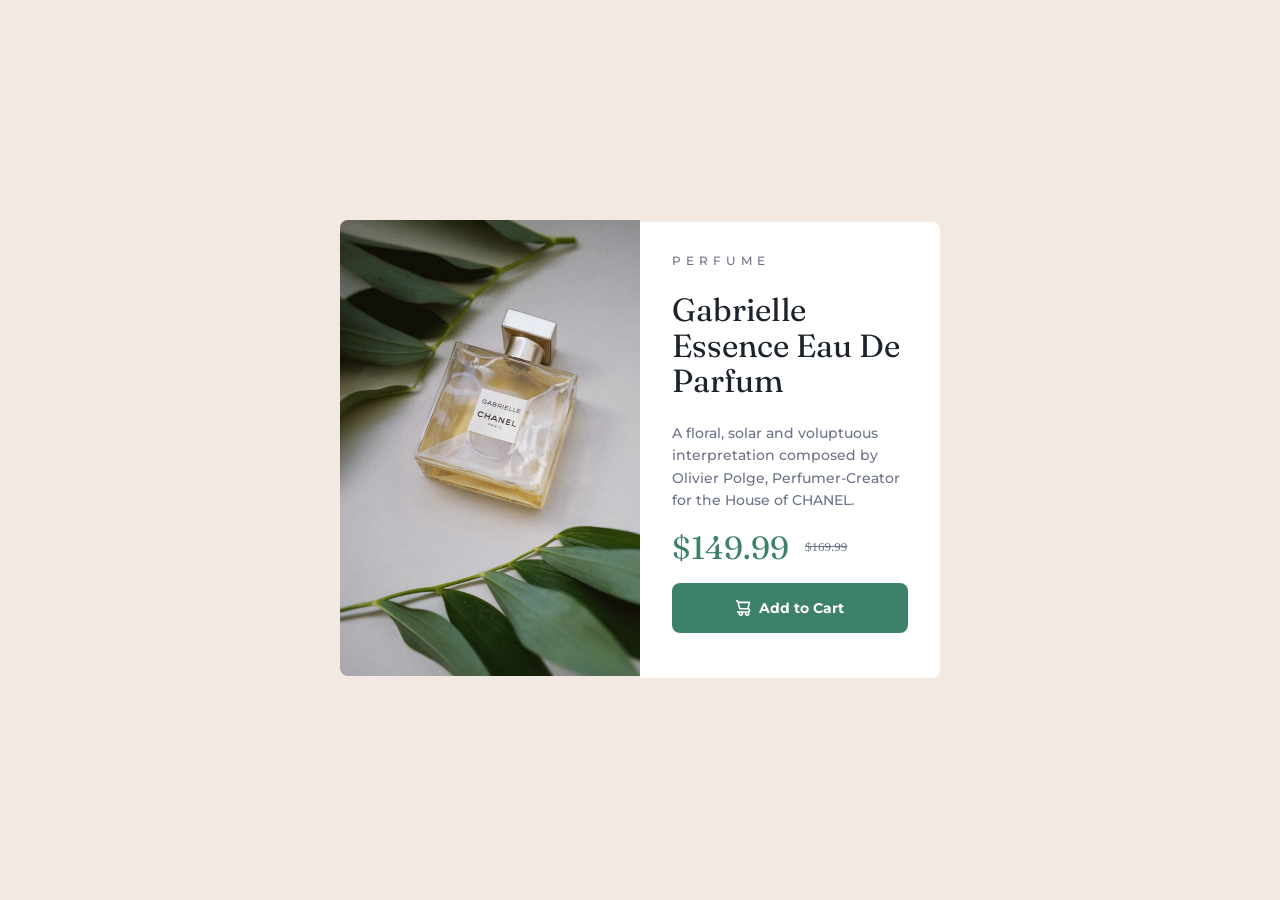
<file: index.html>
<!DOCTYPE html>
<html lang="en">
<head>
  <meta charset="UTF-8">
  <meta name="viewport" content="width=device-width, initial-scale=1.0">

  <link rel="icon" type="image/png" sizes="32x32" href="/images/favicon-32x32.png">
  <link rel="stylesheet" href="style.css">
  
  <title>Frontend Mentor | Product preview card component</title>
</head>
<body>
  <main>
    <div class="container">

      <picture>
        <source
        srcset="/images/image-product-mobile.jpg"
        media="(max-width: 768px)"
        >
        <img src="/images/image-product-desktop.jpg"  alt="perfume" class="image">
      </picture>

      <div class="info">
        <div class="desc-container">
          <div class="category">PERFUME</div>
          <div class="title">Gabrielle Essence Eau De Parfum</div>
          <div class="desc">A floral, solar and voluptuous interpretation composed by Olivier Polge, Perfumer-Creator for the House of CHANEL.</div>
        </div>
        <div class="price-container">
          <div class="acc-price">$149.99</div>
          <div class="markdown">$169.99</div>
        </div>
        <button class="purchase"><img src="/images/icon-cart.svg" alt="cart"> <div class="button-text">Add to Cart</div></button>
    </div>
  </main>
</body>
</html>
</file>
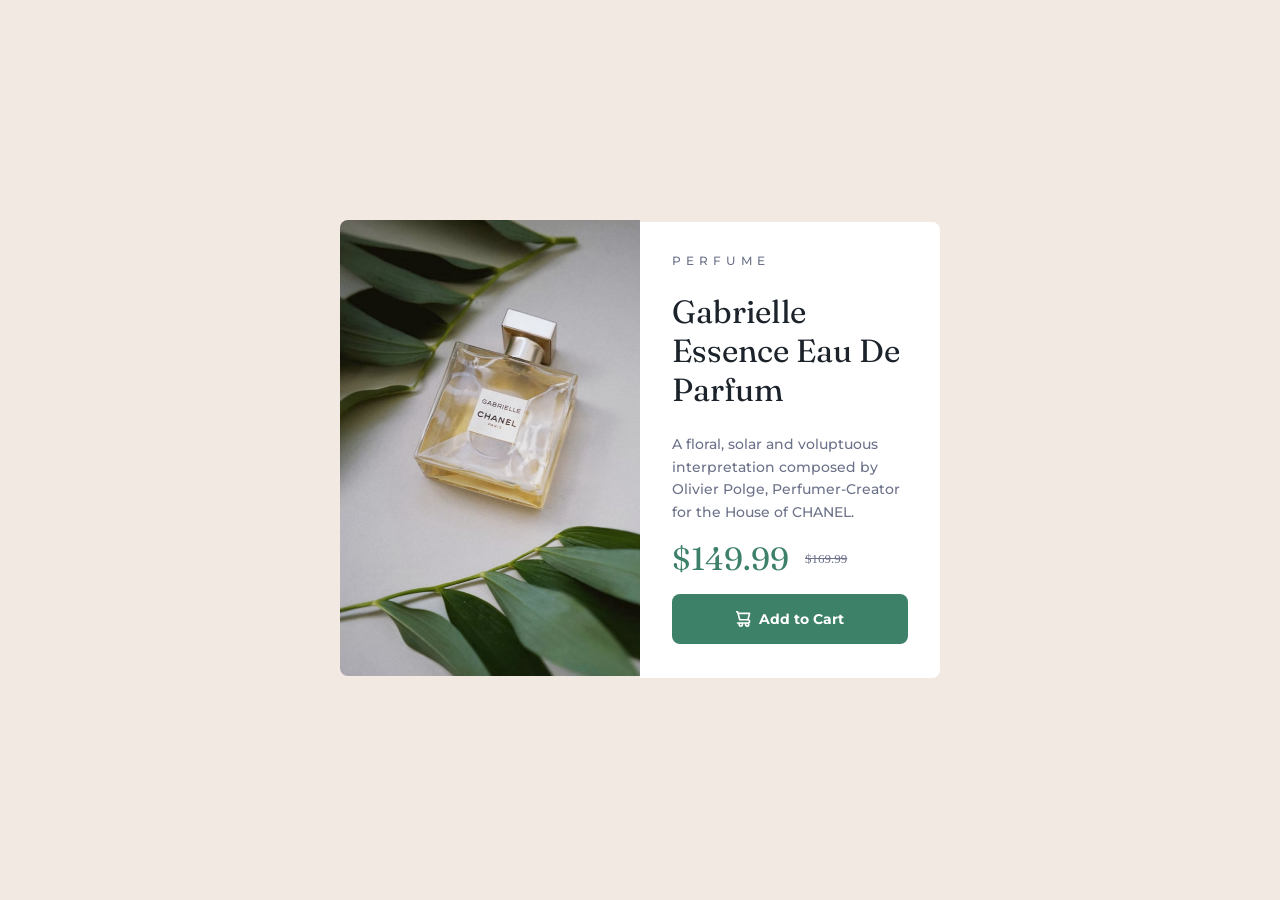
<file: components/index.html>
<!DOCTYPE html>
<html lang="en">
<head>
  <meta charset="UTF-8">
  <meta name="viewport" content="width=device-width, initial-scale=1.0">

  <link rel="icon" type="image/png" sizes="32x32" href="../images/favicon-32x32.png">
  <link rel="stylesheet" href="style.css">
  
  <title>Frontend Mentor | Product preview card component</title>
</head>
<body>
  <main>
    <div class="container">

      <picture>
        <source
        srcset="../images/image-product-mobile.jpg"
        media="(max-width: 768px)"
        >
        <img src="../images/image-product-desktop.jpg"  alt="perfume" class="image">
      </picture>

      <div class="info">
        <div class="desc-container">
          <div class="category">PERFUME</div>
          <div class="title">Gabrielle Essence Eau De Parfum</div>
          <div class="desc">A floral, solar and voluptuous interpretation composed by Olivier Polge, Perfumer-Creator for the House of CHANEL.</div>
        </div>
        <div class="price-container">
          <div class="acc-price">$149.99</div>
          <div class="markdown">$169.99</div>
        </div>
        <button class="purchase"><img src="../images/icon-cart.svg" alt="cart"> <div class="button-text">Add to Cart</div></button>
    </div>
  </main>
</body>
</html>
</file>
<file: style.css>
@import url('https://fonts.googleapis.com/css2?family=Montserrat:wght@700&display=swap');
@import url('https://fonts.googleapis.com/css2?family=Montserrat:wght@500&display=swap');
@import url('https://fonts.googleapis.com/css2?family=Fraunces:opsz,wght@9..144,700&display=swap');

:root{
    --black : #1C232B;
    --grey : #6C7289;
    --cream : #F2EAE2;
    --white : #FFFFFF;
    --light-green : #3D8168;
    --dark-green : #1A4032;
}

* {
    margin: 0;
}

body{
    overflow-x: hidden;
    height: 100vh;
    background-color: var(--cream);
}



.container {
    display: flex;
    align-items: center;
    justify-content: center;
    height: 100vh;
    
}

.image{
    width: 18.75rem;
    height: 28.5rem;
    border-top-left-radius: 8px;
    border-bottom-left-radius: 8px;
}

.info {
    margin: 0;
    background-color: var(--white);
    width: 236px;
    height: 392px;
    border-top-right-radius: 8px;
    border-bottom-right-radius: 8px;
    display: flex;
    flex-direction: column;
    padding: 32px;
    gap: 16px;
}

.desc-container {
    display: flex;
    flex-direction: column;
    gap: 24px;
}

.category {
    font-size: .75em;
    line-height: 120%;
    letter-spacing: 5px;
    font-family: "Montserrat", sans-serif;
    font-weight: 500;
    color: var(--grey);
}

.title {
    font-family: "Fraunces", serif;
    font-size: 2em;
    line-height: 110%;
    color: var(--black);
}

.desc {
    font-family: "Montserrat", sans-serif;
    font-weight: 500;
    font-size: 14px;
    color: var(--grey);
    line-height: 160%;
}

.price-container {
    display: flex;
    gap: 16px;
    align-items: center;
}

.acc-price {
    font-family: "Fraunces", serif;
    font-size: 2em;
    color: var(--light-green);
}

.markdown {
    text-decoration: line-through;
    font-size: 13px;
    line-height: 120%;
    color: var(--grey);
}

.purchase {
    padding: 16px 32px;
    border: none;
    display: flex;
    justify-content: center;
    align-items: center;
    background-color: var(--light-green);
    color: var(--white);
    font-family: "Montserrat", sans-serif;
    font-weight: 700;
    font-size: 14px;
    border-radius: 8px;
    cursor: pointer;
    gap: 8px;
    transition: 0.3s;
}

.purchase:hover{

    background-color: var(--dark-green);
}

@media (max-width: 768px){
    .container {
        flex-direction: column;
        padding: 0;
        margin: 0;
        gap: 0;
        border: none;
    }

    .image, picture {
        width: 350px;
        height: 300px;
        border-radius: 0;
        border-top-left-radius: 8px;
        border-top-right-radius: 8px;
    }

    .info {
        margin: 0;
        border-radius: 0;
        border-bottom-left-radius: 8px;
        border-bottom-right-radius: 8px;
        width: 286px;
        height: 344px;
        line-height: 1;
    }

}
</file>
<file: components/style.css>
@import url('https://fonts.googleapis.com/css2?family=Montserrat:wght@700&display=swap');
@import url('https://fonts.googleapis.com/css2?family=Montserrat:wght@500&display=swap');
@import url('https://fonts.googleapis.com/css2?family=Fraunces:opsz,wght@9..144,700&display=swap');

:root{
    --black : #1C232B;
    --grey : #6C7289;
    --cream : #F2EAE2;
    --white : #FFFFFF;
    --light-green : #3D8168;
    --dark-green : #1A4032;
}

* {
    margin: 0;
}

body{
    overflow-x: hidden;
    height: 100vh;
    background-color: var(--cream);
}



.container {
    display: flex;
    align-items: center;
    justify-content: center;
    height: 100vh;
    
}

.image{
    width: 18.75rem;
    height: 28.5rem;
    border-top-left-radius: 8px;
    border-bottom-left-radius: 8px;
}

.info {
    margin: 0;
    background-color: var(--white);
    width: 236px;
    height: 392px;
    border-top-right-radius: 8px;
    border-bottom-right-radius: 8px;
    display: flex;
    flex-direction: column;
    padding: 32px;
    gap: 16px;
}

.desc-container {
    display: flex;
    flex-direction: column;
    gap: 24px;
}

.category {
    font-size: .75em;
    line-height: 120%;
    letter-spacing: 5px;
    font-family: "Montserrat", sans-serif;
    font-weight: 500;
    color: var(--grey);
}

.title {
    font-family: "Fraunces", serif;
    font-size: 2em;
    color: var(--black);
}

.desc {
    font-family: "Montserrat", sans-serif;
    font-weight: 500;
    font-size: 14px;
    color: var(--grey);
    line-height: 160%;
}

.price-container {
    display: flex;
    gap: 16px;
    align-items: center;
}

.acc-price {
    font-family: "Fraunces", serif;
    font-size: 2em;
    color: var(--light-green);
}

.markdown {
    text-decoration: line-through;
    font-size: 13px;
    line-height: 120%;
    color: var(--grey);
}

.purchase {
    padding: 16px 32px;
    border: none;
    display: flex;
    justify-content: center;
    align-items: center;
    background-color: var(--light-green);
    color: var(--white);
    font-family: "Montserrat", sans-serif;
    font-weight: 700;
    font-size: 14px;
    border-radius: 8px;
    cursor: pointer;
    gap: 8px;
    transition: 0.3s;
}

.purchase:hover{

    background-color: var(--dark-green);
}

@media (max-width: 768px){
    .container {
        flex-direction: column;
        padding: 0;
        margin: 0;
        gap: 0;
        border: none;
    }

    .image, picture {
        width: 350px;
        height: 300px;
        border-radius: 0;
        border-top-left-radius: 8px;
        border-top-right-radius: 8px;
    }

    .info {
        margin: 0;
        border-radius: 0;
        border-bottom-left-radius: 8px;
        border-bottom-right-radius: 8px;
        width: 286px;
        height: 344px;
        line-height: 1;
    }

}
</file>
